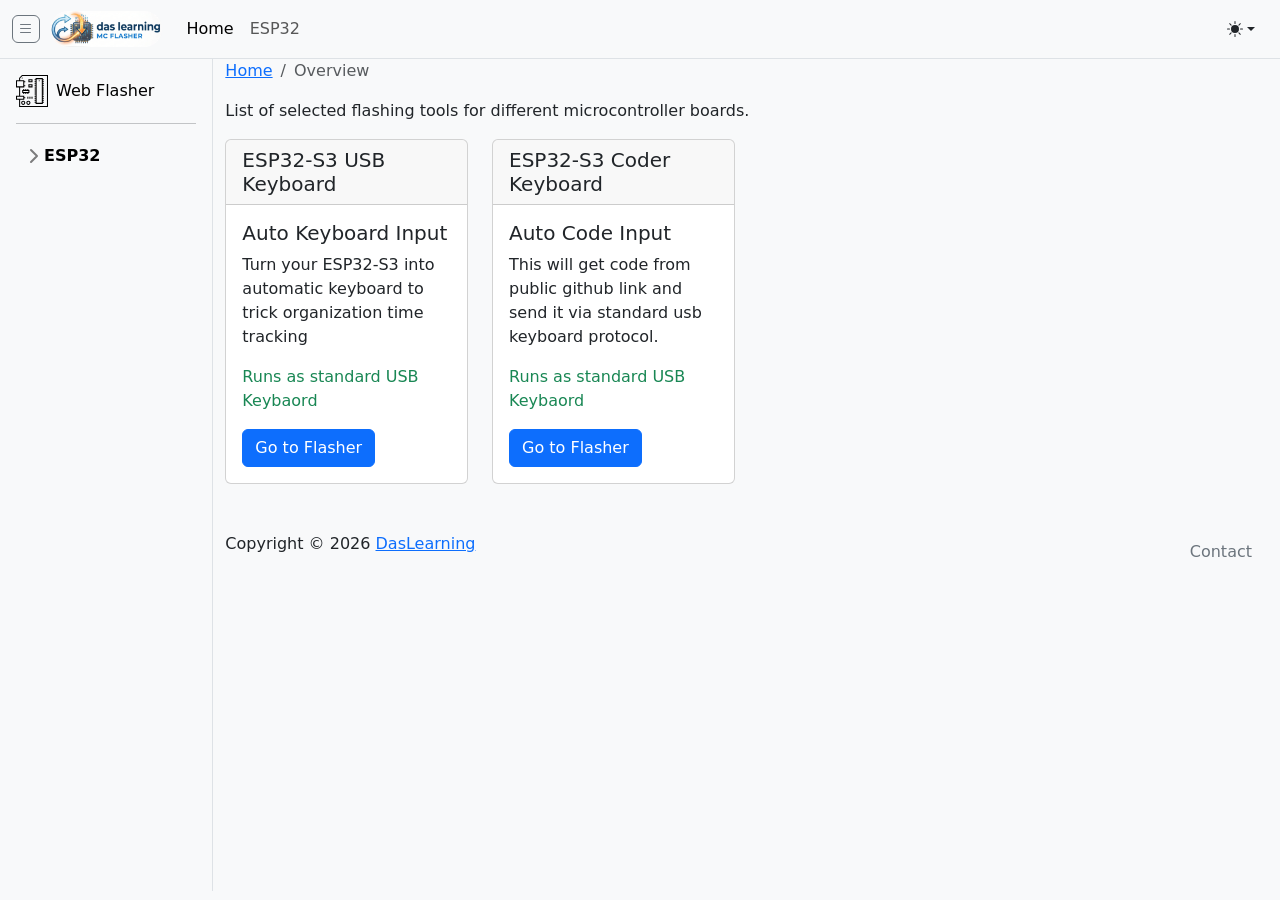
<file: flasher/index.html>
<!doctype html>
<html lang="en">

  <head>
    <meta charset="utf-8">
    <meta name="viewport" content="width=device-width, initial-scale=1">

    <meta id="metaDesc" name="description" content="Web based microcontroller flasher from DasLearning">

    <meta id="metaKeywords" name="keywords" content="microcontroller flasher, esp32 flasher, web based esp flash">
    <link id="canonicalHref" rel="canonical" href="https://mc.daslearning.in">

    <meta property="og:url" content="https://mc.daslearning.in">
    <meta id="blogTitle" property="og:title" content="Web Flasher | DasLearning">
    <meta id="metaOgImg" property="og:image" content="https://mc.daslearning.in/assets/images/logo/ogImage.webp">
    <meta property="og:image:width" content="1200">
    <meta property="og:image:height" content="630">
    <meta property="og:description" content="Web based microcontroller flasher from DasLearning">

    <link rel="apple-touch-icon" sizes="180x180" href="assets/images/logo/apple-touch-icon.png">
    <link rel="icon" type="image/png" sizes="32x32" href="assets/images/logo/favicon-32x32.png">
    <link rel="icon" type="image/png" sizes="16x16" href="assets/images/logo/favicon-16x16.png">
    <link rel="manifest" href="assets/images/logo/site.webmanifest">

    <title>Web Flasher | DasLearning</title>

    <link rel="preconnect" href="https://fonts.googleapis.com">
    <link rel="preconnect" href="https://fonts.gstatic.com" crossorigin>
    <link href="https://fonts.googleapis.com/css2?family=DM+Sans:ital,wght@0,400;0,500;0,700;1,400&display=swap" rel="stylesheet">
    <link rel="stylesheet" href="https://cdn.jsdelivr.net/npm/bootstrap@5.3.8/dist/css/bootstrap.min.css">
    <link rel="stylesheet" href="https://cdn.jsdelivr.net/npm/bootstrap-icons@1.13.1/font/bootstrap-icons.min.css">
    <link href="assets/css/main.css" rel="stylesheet">
    
  </head>

  <body class="bg-body-tertiary">

    <!-- SVG images -->
    <svg xmlns="http://www.w3.org/2000/svg" class="d-none">
      <symbol id="check2" viewBox="0 0 16 16">
        <path
          d="M13.854 3.646a.5.5 0 0 1 0 .708l-7 7a.5.5 0 0 1-.708 0l-3.5-3.5a.5.5 0 1 1 .708-.708L6.5 10.293l6.646-6.647a.5.5 0 0 1 .708 0z" />
      </symbol>
      <symbol id="circle-half" viewBox="0 0 16 16">
        <path d="M8 15A7 7 0 1 0 8 1v14zm0 1A8 8 0 1 1 8 0a8 8 0 0 1 0 16z" />
      </symbol>
      <symbol id="moon-stars-fill" viewBox="0 0 16 16">
        <path
          d="M6 .278a.768.768 0 0 1 .08.858 7.208 7.208 0 0 0-.878 3.46c0 4.021 3.278 7.277 7.318 7.277.527 0 1.04-.055 1.533-.16a.787.787 0 0 1 .81.316.733.733 0 0 1-.031.893A8.349 8.349 0 0 1 8.344 16C3.734 16 0 12.286 0 7.71 0 4.266 2.114 1.312 5.124.06A.752.752 0 0 1 6 .278z" />
        <path
          d="M10.794 3.148a.217.217 0 0 1 .412 0l.387 1.162c.173.518.579.924 1.097 1.097l1.162.387a.217.217 0 0 1 0 .412l-1.162.387a1.734 1.734 0 0 0-1.097 1.097l-.387 1.162a.217.217 0 0 1-.412 0l-.387-1.162A1.734 1.734 0 0 0 9.31 6.593l-1.162-.387a.217.217 0 0 1 0-.412l1.162-.387a1.734 1.734 0 0 0 1.097-1.097l.387-1.162zM13.863.099a.145.145 0 0 1 .274 0l.258.774c.115.346.386.617.732.732l.774.258a.145.145 0 0 1 0 .274l-.774.258a1.156 1.156 0 0 0-.732.732l-.258.774a.145.145 0 0 1-.274 0l-.258-.774a1.156 1.156 0 0 0-.732-.732l-.774-.258a.145.145 0 0 1 0-.274l.774-.258c.346-.115.617-.386.732-.732L13.863.1z" />
      </symbol>
      <symbol id="sun-fill" viewBox="0 0 16 16">
        <path
          d="M8 12a4 4 0 1 0 0-8 4 4 0 0 0 0 8zM8 0a.5.5 0 0 1 .5.5v2a.5.5 0 0 1-1 0v-2A.5.5 0 0 1 8 0zm0 13a.5.5 0 0 1 .5.5v2a.5.5 0 0 1-1 0v-2A.5.5 0 0 1 8 13zm8-5a.5.5 0 0 1-.5.5h-2a.5.5 0 0 1 0-1h2a.5.5 0 0 1 .5.5zM3 8a.5.5 0 0 1-.5.5h-2a.5.5 0 0 1 0-1h2A.5.5 0 0 1 3 8zm10.657-5.657a.5.5 0 0 1 0 .707l-1.414 1.415a.5.5 0 1 1-.707-.708l1.414-1.414a.5.5 0 0 1 .707 0zm-9.193 9.193a.5.5 0 0 1 0 .707L3.05 13.657a.5.5 0 0 1-.707-.707l1.414-1.414a.5.5 0 0 1 .707 0zm9.193 2.121a.5.5 0 0 1-.707 0l-1.414-1.414a.5.5 0 0 1 .707-.707l1.414 1.414a.5.5 0 0 1 0 .707zM4.464 4.465a.5.5 0 0 1-.707 0L2.343 3.05a.5.5 0 1 1 .707-.707l1.414 1.414a.5.5 0 0 1 0 .708z" />
      </symbol>
    </svg>

    <svg xmlns="http://www.w3.org/2000/svg" xmlns:xlink="http://www.w3.org/1999/xlink" class="d-none" fill="#8d60e2" stroke="#8d60e2">
      <symbol id="circuitSvg" viewBox="0 0 496 496">
        <g id="SVGRepo_bgCarrier" stroke-width="0"/>
        <g id="SVGRepo_tracerCarrier" stroke-linecap="round" stroke-linejoin="round"/>
        <g id="SVGRepo_iconCarrier"> <g> <g> <g> <path d="M92.688,0L48,44.688V80H0v112h48v128H0v64h48v112h448V0H92.688z M16,176V96h96v80H16z M16,368v-32h96v32H16z M480,480H64 v-96h64v-24h16v-16h-16v-24H64V192h64v-16h16v-16h-16v-48h16V96h-16V80H64V51.312L99.312,16H480V480z"/> <path d="M304,448h112v-16h16v-16h-16v-16h16v-16h-16v-16h16v-16h-16v-16h16v-16h-16v-16h16v-16h-16v-16h16v-16h-16v-16h16v-16 h-16v-16h16v-16h-16v-16h16v-16h-16v-16h16v-16h-16v-16h16V96h-16V80h16V64h-16V48H304v16h-16v16h16v16h-16v16h16v16h-16v16h16 v16h-16v16h16v16h-16v16h16v16h-16v16h16v16h-16v16h16v16h-16v16h16v16h-16v16h16v16h-16v16h16v16h-16v16h16v16h-16v16h16V448z M320,64h80v368h-80V64z"/> <circle cx="360" cy="88" r="8"/> <path d="M256,64h-64v48h64V64z M240,96h-32V80h32V96z"/> <path d="M256,144h-64v48h64V144z M240,176h-32v-16h32V176z"/> <path d="M144,216v16h-16v-16h-16v16H96v48h16v16h16v-16h16v16h16v-16h16v16h16v-16h16v-48h-16v-16h-16v16h-16v-16H144z M192,248 v16h-80v-16H192z"/> <path d="M112,400c-17.648,0-32,14.352-32,32s14.352,32,32,32s32-14.352,32-32S129.648,400,112,400z M112,448 c-8.824,0-16-7.176-16-16c0-8.824,7.176-16,16-16c8.816,0,16,7.176,16,16C128,440.824,120.816,448,112,448z"/> <path d="M192,400c-17.648,0-32,14.352-32,32s14.352,32,32,32s32-14.352,32-32S209.648,400,192,400z M192,448 c-8.824,0-16-7.176-16-16c0-8.824,7.176-16,16-16c8.816,0,16,7.176,16,16C208,440.824,200.816,448,192,448z"/> <rect x="176" y="336" width="16" height="32"/> <rect x="208" y="336" width="16" height="32"/> <rect x="240" y="336" width="16" height="32"/> <circle cx="96" cy="48" r="8"/> </g> </g> </g> </g>
      </symbol>
    </svg>

    <!-- Start navbar -->
    <nav class="navbar sticky-top navbar-expand-lg border-bottom bg-body-tertiary">
      <div class="container-fluid">
        <button class="btn btn-outline-secondary" type="button" data-bs-toggle="collapse"
          data-bs-target="#aSideBar" aria-expanded="true" aria-controls="aSideBar"
          style="margin-right: 10px; padding: 0px 5px 0px 5px;" id="sidebartoggle" onclick="changeclass()"> <i
            class="bi bi-list"></i>
        </button>
        <button class="btn btn-outline-secondary" type="button" data-bs-toggle="offcanvas"
          data-bs-target="#offcanvasExample" aria-controls="offcanvasExample"
          style="margin-right: 10px; padding: 2px 6px 2px 6px;" id="sidebarshow">
          <i class="bi bi-arrow-bar-right"></i>
        </button>
        <div id="logo" class="me-auto">
          <a class="navbar-brand fw-bold" href="#"><img src="assets/images/logo/logoNavRound.webp" alt="" title=""></a>
        </div>
        <button class="navbar-toggler" type="button" data-bs-toggle="collapse" data-bs-target="#navbarSupportedContent"
          aria-controls="navbarSupportedContent" aria-expanded="true" aria-label="Toggle navigation">
          <span class="navbar-toggler-icon"></span>
        </button>
        <div class="collapse navbar-collapse" id="navbarSupportedContent">
          <ul class="navbar-nav me-auto mb-2 mb-lg-0">
            <li class="nav-item">
              <a class="nav-link active" aria-current="page" href="#">Home</a>
            </li>
            <li class="nav-item">
              <a class="nav-link" aria-current="page" href="./esp32/">ESP32</a>
            </li>
          </ul>
          <!--form class="d-flex" role="search">
            <input class="form-control me-2" type="search" placeholder="Search" aria-label="Search">
            <button class="btn btn-outline-success" type="submit">Search</button>
          </form-->
          <!-- Change theme menu -->
          <div class="dropdown-center" style="padding-left: 10px;">
            <button class="btn btn-bd-primary py-2 dropdown-toggle d-flex align-items-center" id="bd-theme" type="button"
              aria-expanded="false" data-bs-toggle="dropdown" aria-label="Toggle theme (auto)">
              <svg class="bi my-1 theme-icon-active" width="1em" height="1em">
                <use href="#circle-half"></use>
              </svg>
              <span class="visually-hidden" id="bd-theme-text">Toggle theme</span>
            </button>
            <ul class="dropdown-menu dropdown-menu-end shadow" aria-labelledby="bd-theme-text">
              <li>
                <button type="button" class="dropdown-item d-flex align-items-center" data-bs-theme-value="light"
                  aria-pressed="false">
                  <svg class="bi me-2 opacity-50 theme-icon" width="1em" height="1em">
                    <use href="#sun-fill"></use>
                  </svg>
                  Light
                  <svg class="bi ms-auto d-none" width="1em" height="1em">
                    <use href="#check2"></use>
                  </svg>
                </button>
              </li>
              <li>
                <button type="button" class="dropdown-item d-flex align-items-center" data-bs-theme-value="dark"
                  aria-pressed="false">
                  <svg class="bi me-2 opacity-50 theme-icon" width="1em" height="1em">
                    <use href="#moon-stars-fill"></use>
                  </svg>
                  Dark
                  <svg class="bi ms-auto d-none" width="1em" height="1em">
                    <use href="#check2"></use>
                  </svg>
                </button>
              </li>
              <li>
                <button type="button" class="dropdown-item d-flex align-items-center active" data-bs-theme-value="auto"
                  aria-pressed="true">
                  <svg class="bi me-2 opacity-50 theme-icon" width="1em" height="1em">
                    <use href="#circle-half"></use>
                  </svg>
                  Auto
                  <svg class="bi ms-auto d-none" width="1em" height="1em">
                    <use href="#check2"></use>
                  </svg>
                </button>
              </li>
            </ul>
          </div>
          <!-- End change theme meny -->
        </div>
      </div>
    </nav>
    <!-- end navbar  -->

    <!-- Aside menu orginal -->
    <aside class="collapse show collapse-horizontal col-sm-2 p-3 border-end bg-body-tertiary" id="aSideBar">
      <a href="#!" class="d-flex align-items-center mb-3 mb-md-0 me-md-auto link-body-emphasis text-decoration-none">
        <svg class="bi pe-none me-2" width="32" height="32">
          <use xlink:href="#circuitSvg" />
        </svg>
        <span class="d-print-block">Web Flasher</span>
      </a>
      <hr>
      <ul class="list-unstyled ps-0">
        <li class="mb-1">
          <button class="btn btn-toggle d-inline-flex align-items-center rounded border-0 collapsed"
            data-bs-toggle="collapse" data-bs-target="#home-collapse" aria-expanded="false">
            ESP32
          </button>
          <div class="collapse" id="home-collapse">
            <ul class="btn-toggle-nav list-unstyled fw-normal pb-1 small">
              <li><a href="./esp32/" class="link-body-emphasis d-inline-flex text-decoration-none rounded">ESP32 Flasher</a></li>
              <!--li><a href="#" class="link-body-emphasis d-inline-flex text-decoration-none rounded">Updates</a></li>
              <li><a href="#" class="link-body-emphasis d-inline-flex text-decoration-none rounded">Reports</a></li-->
            </ul>
          </div>
        </li>
      </ul>
    </aside>
    <!-- End aside -->

    <main class="col-sm-10 bg-body-tertiary" id="main">
      <div class="container-fluid">
        <!-- New graph -->
        <div class="row">
          <nav aria-label="breadcrumb">
            <ol class="breadcrumb">
              <li class="breadcrumb-item"><a href="#">Home</a></li>
              <li class="breadcrumb-item active" aria-current="page">Overview</li>
            </ol>
          </nav>
          <p>List of selected flashing tools for different microcontroller boards.</p>

          <div class="col-12 col-md-6 col-lg-3 mb-4 mb-lg-0">
            <div class="card">
              <h5 class="card-header">ESP32-S3 USB Keyboard</h5>
              <div class="card-body">
                <h5 class="card-title">Auto Keyboard Input</h5>
                <p class="card-text">Turn your ESP32-S3 into automatic keyboard to trick organization time tracking</p>
                <p class="card-text text-success">Runs as standard USB Keybaord</p>
                <a href="./esp32/automatic-keyboard/" class="btn btn-primary">Go to Flasher</a>
              </div>
            </div>
          </div>

          <div class="col-12 col-md-6 col-lg-3 mb-4 mb-lg-0">
            <div class="card">
              <h5 class="card-header">ESP32-S3 Coder Keyboard</h5>
              <div class="card-body">
                <h5 class="card-title">Auto Code Input</h5>
                <p class="card-text">This will get code from public github link and send it via standard usb keyboard protocol.</p>
                <p class="card-text text-success">Runs as standard USB Keybaord</p>
                <a href="./esp32/coder-keyboard/" class="btn btn-primary">Go to Flasher</a>
              </div>
            </div>
          </div>

        </div>

        <!-- Footer for end section -->
        <div class="row">
          <footer class="pt-5 d-flex justify-content-between">
            <span>Copyright © 2026 <a href="https://daslearning.in">DasLearning</a></span>
            <ul class="nav m-0">
              <li class="nav-item">
                <a class="nav-link text-secondary" href="https://daslearning.in/contact/">Contact</a>
              </li>
            </ul>
          </footer>
        </div>
        <!-- End footer -->
      </div>

    </main>

    <!-- offcanvas - heres is a copy of aside and must be the same, probably fixing later to not duplicate -->
    <div class="offcanvas offcanvas-start" data-bs-scroll="true" tabindex="-1" id="offcanvasExample"
      aria-labelledby="offcanvasExampleLabel">
      <div class="offcanvas-header">
        <h5 class="offcanvas-title" id="offcanvasExampleLabel">Go To</h5>
        <button type="button" class="btn-close" data-bs-dismiss="offcanvas" aria-label="Close"></button>
      </div>
      <div id="offcanvasBody" class="offcanvas-body">
        <!-- The content from sidebar will be added into offcanvas from js -->
      </div>
    </div>
    <!-- End offcanvas -->

    <!-- JAVASCRIPT FILES -->
    <script src="https://cdn.jsdelivr.net/npm/jquery@3.7.1/dist/jquery.min.js"></script>
    <script src="https://cdn.jsdelivr.net/npm/bootstrap@5.3.8/dist/js/bootstrap.bundle.min.js"></script>
    <script src="assets/js-002/theme.js"></script>

  </body>
</html>
</file>
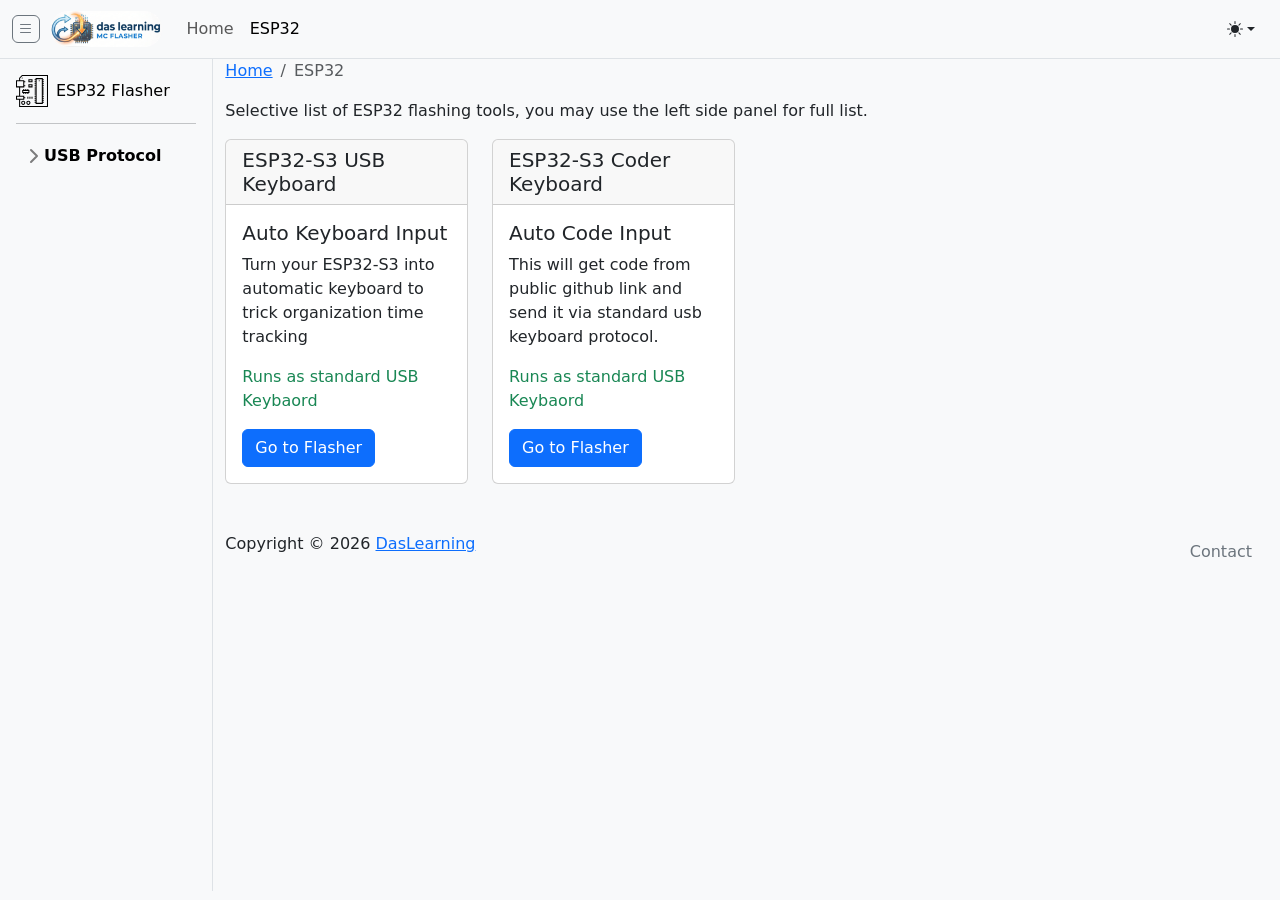
<file: flasher/esp32/index.html>
<!doctype html>
<html lang="en">

  <head>
    <meta charset="utf-8">
    <meta name="viewport" content="width=device-width, initial-scale=1">

    <meta id="metaDesc" name="description" content="Web based ESP32 flasher from DasLearning">

    <meta id="metaKeywords" name="keywords" content="microcontroller flasher, esp32 flasher, web based esp flash">
    <link id="canonicalHref" rel="canonical" href="https://mc.daslearning.in/esp32/">

    <meta property="og:url" content="https://mc.daslearning.in/esp32/">
    <meta id="blogTitle" property="og:title" content="ESP32 Flasher | DasLearning">
    <meta id="metaOgImg" property="og:image" content="https://mc.daslearning.in/assets/images/logo/ogImage.webp">
    <meta property="og:image:width" content="1200">
    <meta property="og:image:height" content="630">
    <meta property="og:description" content="Web based ESP32 flasher from DasLearning">

    <link rel="apple-touch-icon" sizes="180x180" href="../assets/images/logo/apple-touch-icon.png">
    <link rel="icon" type="image/png" sizes="32x32" href="../assets/images/logo/favicon-32x32.png">
    <link rel="icon" type="image/png" sizes="16x16" href="../assets/images/logo/favicon-16x16.png">
    <link rel="manifest" href="../assets/images/logo/site.webmanifest">

    <title>ESP32 Flasher | DasLearning</title>

    <link rel="preconnect" href="https://fonts.googleapis.com">
    <link rel="preconnect" href="https://fonts.gstatic.com" crossorigin>
    <link href="https://fonts.googleapis.com/css2?family=DM+Sans:ital,wght@0,400;0,500;0,700;1,400&display=swap" rel="stylesheet">
    <link rel="stylesheet" href="https://cdn.jsdelivr.net/npm/bootstrap@5.3.8/dist/css/bootstrap.min.css">
    <link rel="stylesheet" href="https://cdn.jsdelivr.net/npm/bootstrap-icons@1.13.1/font/bootstrap-icons.min.css">
    <link href="../assets/css/main.css" rel="stylesheet">
    
  </head>

  <body class="bg-body-tertiary">

    <!-- SVG images -->
    <svg xmlns="http://www.w3.org/2000/svg" class="d-none">
      <symbol id="check2" viewBox="0 0 16 16">
        <path
          d="M13.854 3.646a.5.5 0 0 1 0 .708l-7 7a.5.5 0 0 1-.708 0l-3.5-3.5a.5.5 0 1 1 .708-.708L6.5 10.293l6.646-6.647a.5.5 0 0 1 .708 0z" />
      </symbol>
      <symbol id="circle-half" viewBox="0 0 16 16">
        <path d="M8 15A7 7 0 1 0 8 1v14zm0 1A8 8 0 1 1 8 0a8 8 0 0 1 0 16z" />
      </symbol>
      <symbol id="moon-stars-fill" viewBox="0 0 16 16">
        <path
          d="M6 .278a.768.768 0 0 1 .08.858 7.208 7.208 0 0 0-.878 3.46c0 4.021 3.278 7.277 7.318 7.277.527 0 1.04-.055 1.533-.16a.787.787 0 0 1 .81.316.733.733 0 0 1-.031.893A8.349 8.349 0 0 1 8.344 16C3.734 16 0 12.286 0 7.71 0 4.266 2.114 1.312 5.124.06A.752.752 0 0 1 6 .278z" />
        <path
          d="M10.794 3.148a.217.217 0 0 1 .412 0l.387 1.162c.173.518.579.924 1.097 1.097l1.162.387a.217.217 0 0 1 0 .412l-1.162.387a1.734 1.734 0 0 0-1.097 1.097l-.387 1.162a.217.217 0 0 1-.412 0l-.387-1.162A1.734 1.734 0 0 0 9.31 6.593l-1.162-.387a.217.217 0 0 1 0-.412l1.162-.387a1.734 1.734 0 0 0 1.097-1.097l.387-1.162zM13.863.099a.145.145 0 0 1 .274 0l.258.774c.115.346.386.617.732.732l.774.258a.145.145 0 0 1 0 .274l-.774.258a1.156 1.156 0 0 0-.732.732l-.258.774a.145.145 0 0 1-.274 0l-.258-.774a1.156 1.156 0 0 0-.732-.732l-.774-.258a.145.145 0 0 1 0-.274l.774-.258c.346-.115.617-.386.732-.732L13.863.1z" />
      </symbol>
      <symbol id="sun-fill" viewBox="0 0 16 16">
        <path
          d="M8 12a4 4 0 1 0 0-8 4 4 0 0 0 0 8zM8 0a.5.5 0 0 1 .5.5v2a.5.5 0 0 1-1 0v-2A.5.5 0 0 1 8 0zm0 13a.5.5 0 0 1 .5.5v2a.5.5 0 0 1-1 0v-2A.5.5 0 0 1 8 13zm8-5a.5.5 0 0 1-.5.5h-2a.5.5 0 0 1 0-1h2a.5.5 0 0 1 .5.5zM3 8a.5.5 0 0 1-.5.5h-2a.5.5 0 0 1 0-1h2A.5.5 0 0 1 3 8zm10.657-5.657a.5.5 0 0 1 0 .707l-1.414 1.415a.5.5 0 1 1-.707-.708l1.414-1.414a.5.5 0 0 1 .707 0zm-9.193 9.193a.5.5 0 0 1 0 .707L3.05 13.657a.5.5 0 0 1-.707-.707l1.414-1.414a.5.5 0 0 1 .707 0zm9.193 2.121a.5.5 0 0 1-.707 0l-1.414-1.414a.5.5 0 0 1 .707-.707l1.414 1.414a.5.5 0 0 1 0 .707zM4.464 4.465a.5.5 0 0 1-.707 0L2.343 3.05a.5.5 0 1 1 .707-.707l1.414 1.414a.5.5 0 0 1 0 .708z" />
      </symbol>
    </svg>

    <svg xmlns="http://www.w3.org/2000/svg" xmlns:xlink="http://www.w3.org/1999/xlink" class="d-none" fill="#8d60e2" stroke="#8d60e2">
      <symbol id="circuitSvg" viewBox="0 0 496 496">
        <g id="SVGRepo_bgCarrier" stroke-width="0"/>
        <g id="SVGRepo_tracerCarrier" stroke-linecap="round" stroke-linejoin="round"/>
        <g id="SVGRepo_iconCarrier"> <g> <g> <g> <path d="M92.688,0L48,44.688V80H0v112h48v128H0v64h48v112h448V0H92.688z M16,176V96h96v80H16z M16,368v-32h96v32H16z M480,480H64 v-96h64v-24h16v-16h-16v-24H64V192h64v-16h16v-16h-16v-48h16V96h-16V80H64V51.312L99.312,16H480V480z"/> <path d="M304,448h112v-16h16v-16h-16v-16h16v-16h-16v-16h16v-16h-16v-16h16v-16h-16v-16h16v-16h-16v-16h16v-16h-16v-16h16v-16 h-16v-16h16v-16h-16v-16h16v-16h-16v-16h16v-16h-16v-16h16V96h-16V80h16V64h-16V48H304v16h-16v16h16v16h-16v16h16v16h-16v16h16 v16h-16v16h16v16h-16v16h16v16h-16v16h16v16h-16v16h16v16h-16v16h16v16h-16v16h16v16h-16v16h16v16h-16v16h16v16h-16v16h16V448z M320,64h80v368h-80V64z"/> <circle cx="360" cy="88" r="8"/> <path d="M256,64h-64v48h64V64z M240,96h-32V80h32V96z"/> <path d="M256,144h-64v48h64V144z M240,176h-32v-16h32V176z"/> <path d="M144,216v16h-16v-16h-16v16H96v48h16v16h16v-16h16v16h16v-16h16v16h16v-16h16v-48h-16v-16h-16v16h-16v-16H144z M192,248 v16h-80v-16H192z"/> <path d="M112,400c-17.648,0-32,14.352-32,32s14.352,32,32,32s32-14.352,32-32S129.648,400,112,400z M112,448 c-8.824,0-16-7.176-16-16c0-8.824,7.176-16,16-16c8.816,0,16,7.176,16,16C128,440.824,120.816,448,112,448z"/> <path d="M192,400c-17.648,0-32,14.352-32,32s14.352,32,32,32s32-14.352,32-32S209.648,400,192,400z M192,448 c-8.824,0-16-7.176-16-16c0-8.824,7.176-16,16-16c8.816,0,16,7.176,16,16C208,440.824,200.816,448,192,448z"/> <rect x="176" y="336" width="16" height="32"/> <rect x="208" y="336" width="16" height="32"/> <rect x="240" y="336" width="16" height="32"/> <circle cx="96" cy="48" r="8"/> </g> </g> </g> </g>
      </symbol>
    </svg>

    <!-- Start navbar -->
    <nav class="navbar sticky-top navbar-expand-lg border-bottom bg-body-tertiary">
      <div class="container-fluid">
        <button class="btn btn-outline-secondary" type="button" data-bs-toggle="collapse"
          data-bs-target="#aSideBar" aria-expanded="true" aria-controls="aSideBar"
          style="margin-right: 10px; padding: 0px 5px 0px 5px;" id="sidebartoggle" onclick="changeclass()"> <i
            class="bi bi-list"></i>
        </button>
        <button class="btn btn-outline-secondary" type="button" data-bs-toggle="offcanvas"
          data-bs-target="#offcanvasExample" aria-controls="offcanvasExample"
          style="margin-right: 10px; padding: 2px 6px 2px 6px;" id="sidebarshow">
          <i class="bi bi-arrow-bar-right"></i>
        </button>
        <div id="logo" class="me-auto">
          <a class="navbar-brand fw-bold" href="/"><img src="../assets/images/logo/logoNavRound.webp" alt="" title=""></a>
        </div>
        <button class="navbar-toggler" type="button" data-bs-toggle="collapse" data-bs-target="#navbarSupportedContent"
          aria-controls="navbarSupportedContent" aria-expanded="true" aria-label="Toggle navigation">
          <span class="navbar-toggler-icon"></span>
        </button>
        <div class="collapse navbar-collapse" id="navbarSupportedContent">
          <ul class="navbar-nav me-auto mb-2 mb-lg-0">
            <li class="nav-item">
              <a class="nav-link" aria-current="page" href="../">Home</a>
            </li>
            <li class="nav-item">
              <a class="nav-link active" aria-current="page" href="#">ESP32</a>
            </li>
          </ul>
          <!--form class="d-flex" role="search">
            <input class="form-control me-2" type="search" placeholder="Search" aria-label="Search">
            <button class="btn btn-outline-success" type="submit">Search</button>
          </form-->
          <!-- Change theme menu -->
          <div class="dropdown-center" style="padding-left: 10px;">
            <button class="btn btn-bd-primary py-2 dropdown-toggle d-flex align-items-center" id="bd-theme" type="button"
              aria-expanded="false" data-bs-toggle="dropdown" aria-label="Toggle theme (auto)">
              <svg class="bi my-1 theme-icon-active" width="1em" height="1em">
                <use href="#circle-half"></use>
              </svg>
              <span class="visually-hidden" id="bd-theme-text">Toggle theme</span>
            </button>
            <ul class="dropdown-menu dropdown-menu-end shadow" aria-labelledby="bd-theme-text">
              <li>
                <button type="button" class="dropdown-item d-flex align-items-center" data-bs-theme-value="light"
                  aria-pressed="false">
                  <svg class="bi me-2 opacity-50 theme-icon" width="1em" height="1em">
                    <use href="#sun-fill"></use>
                  </svg>
                  Light
                  <svg class="bi ms-auto d-none" width="1em" height="1em">
                    <use href="#check2"></use>
                  </svg>
                </button>
              </li>
              <li>
                <button type="button" class="dropdown-item d-flex align-items-center" data-bs-theme-value="dark"
                  aria-pressed="false">
                  <svg class="bi me-2 opacity-50 theme-icon" width="1em" height="1em">
                    <use href="#moon-stars-fill"></use>
                  </svg>
                  Dark
                  <svg class="bi ms-auto d-none" width="1em" height="1em">
                    <use href="#check2"></use>
                  </svg>
                </button>
              </li>
              <li>
                <button type="button" class="dropdown-item d-flex align-items-center active" data-bs-theme-value="auto"
                  aria-pressed="true">
                  <svg class="bi me-2 opacity-50 theme-icon" width="1em" height="1em">
                    <use href="#circle-half"></use>
                  </svg>
                  Auto
                  <svg class="bi ms-auto d-none" width="1em" height="1em">
                    <use href="#check2"></use>
                  </svg>
                </button>
              </li>
            </ul>
          </div>
          <!-- End change theme meny -->
        </div>
      </div>
    </nav>
    <!-- end navbar -->

    <!-- Aside menu orginal -->
    <aside class="collapse show collapse-horizontal col-sm-2 p-3 border-end bg-body-tertiary" id="aSideBar">
      <a href="#!" class="d-flex align-items-center mb-3 mb-md-0 me-md-auto link-body-emphasis text-decoration-none">
        <svg class="bi pe-none me-2" width="32" height="32">
          <use xlink:href="#circuitSvg" />
        </svg>
        <span class="d-print-block">ESP32 Flasher</span>
      </a>
      <hr>
      <ul class="list-unstyled ps-0">
        <li class="mb-1">
          <button class="btn btn-toggle d-inline-flex align-items-center rounded border-0 collapsed"
            data-bs-toggle="collapse" data-bs-target="#home-collapse" aria-expanded="false">
            USB Protocol
          </button>
          <div class="collapse" id="home-collapse">
            <ul class="btn-toggle-nav list-unstyled fw-normal pb-1 small">
              <li><a href="./automatic-keyboard/" class="link-body-emphasis d-inline-flex text-decoration-none rounded">Automatic Keyboard</a></li>
              <li><a href="./coder-keyboard/" class="link-body-emphasis d-inline-flex text-decoration-none rounded">Auto Coder Keyboard</a></li>
            </ul>
          </div>
        </li>
      </ul>
    </aside>
    <!-- End aside -->

    <main class="col-sm-10 bg-body-tertiary" id="main">
      <div class="container-fluid">
        <!-- New graph -->
        <div class="row">
          <nav aria-label="breadcrumb">
            <ol class="breadcrumb">
                <li class="breadcrumb-item"><a href="../">Home</a></li>
                <li class="breadcrumb-item active" aria-current="page">ESP32</li>
            </ol>
          </nav>
          <p>Selective list of ESP32 flashing tools, you may use the left side panel for full list.</p>

          <div class="col-12 col-md-6 col-lg-3 mb-4 mb-lg-0">
            <div class="card">
              <h5 class="card-header">ESP32-S3 USB Keyboard</h5>
              <div class="card-body">
                <h5 class="card-title">Auto Keyboard Input</h5>
                <p class="card-text">Turn your ESP32-S3 into automatic keyboard to trick organization time tracking</p>
                <p class="card-text text-success">Runs as standard USB Keybaord</p>
                <a href="./automatic-keyboard/" class="btn btn-primary">Go to Flasher</a>
              </div>
            </div>
          </div>

          <div class="col-12 col-md-6 col-lg-3 mb-4 mb-lg-0">
            <div class="card">
              <h5 class="card-header">ESP32-S3 Coder Keyboard</h5>
              <div class="card-body">
                <h5 class="card-title">Auto Code Input</h5>
                <p class="card-text">This will get code from public github link and send it via standard usb keyboard protocol.</p>
                <p class="card-text text-success">Runs as standard USB Keybaord</p>
                <a href="./coder-keyboard/" class="btn btn-primary">Go to Flasher</a>
              </div>
            </div>
          </div>

        </div>

        <!-- Footer for end section -->
        <div class="row">
            <footer class="pt-5 d-flex justify-content-between">
            <span>Copyright © 2026 <a href="https://daslearning.in">DasLearning</a></span>
            <ul class="nav m-0">
              <li class="nav-item">
                <a class="nav-link text-secondary" href="https://daslearning.in/contact/">Contact</a>
              </li>
            </ul>
            </footer>
        </div>
        <!-- End footer -->
      </div>

    </main>

    <!-- offcanvas - heres is a copy of aside and must be the same, probably fixing later to not duplicate -->
    <div class="offcanvas offcanvas-start" data-bs-scroll="true" tabindex="-1" id="offcanvasExample"
      aria-labelledby="offcanvasExampleLabel">
      <div class="offcanvas-header">
        <h5 class="offcanvas-title" id="offcanvasExampleLabel">Go To</h5>
        <button type="button" class="btn-close" data-bs-dismiss="offcanvas" aria-label="Close"></button>
      </div>
      <div id="offcanvasBody" class="offcanvas-body">
        <!-- The content from sidebar will be added into offcanvas from js -->
      </div>
    </div>
    <!-- End offcanvas -->

    <!-- JAVASCRIPT FILES -->
    <script src="https://cdn.jsdelivr.net/npm/jquery@3.7.1/dist/jquery.min.js"></script>
    <script src="https://cdn.jsdelivr.net/npm/bootstrap@5.3.8/dist/js/bootstrap.bundle.min.js"></script>
    <script src="../assets/js-002/theme.js" defer></script>

  </body>
</html>
</file>
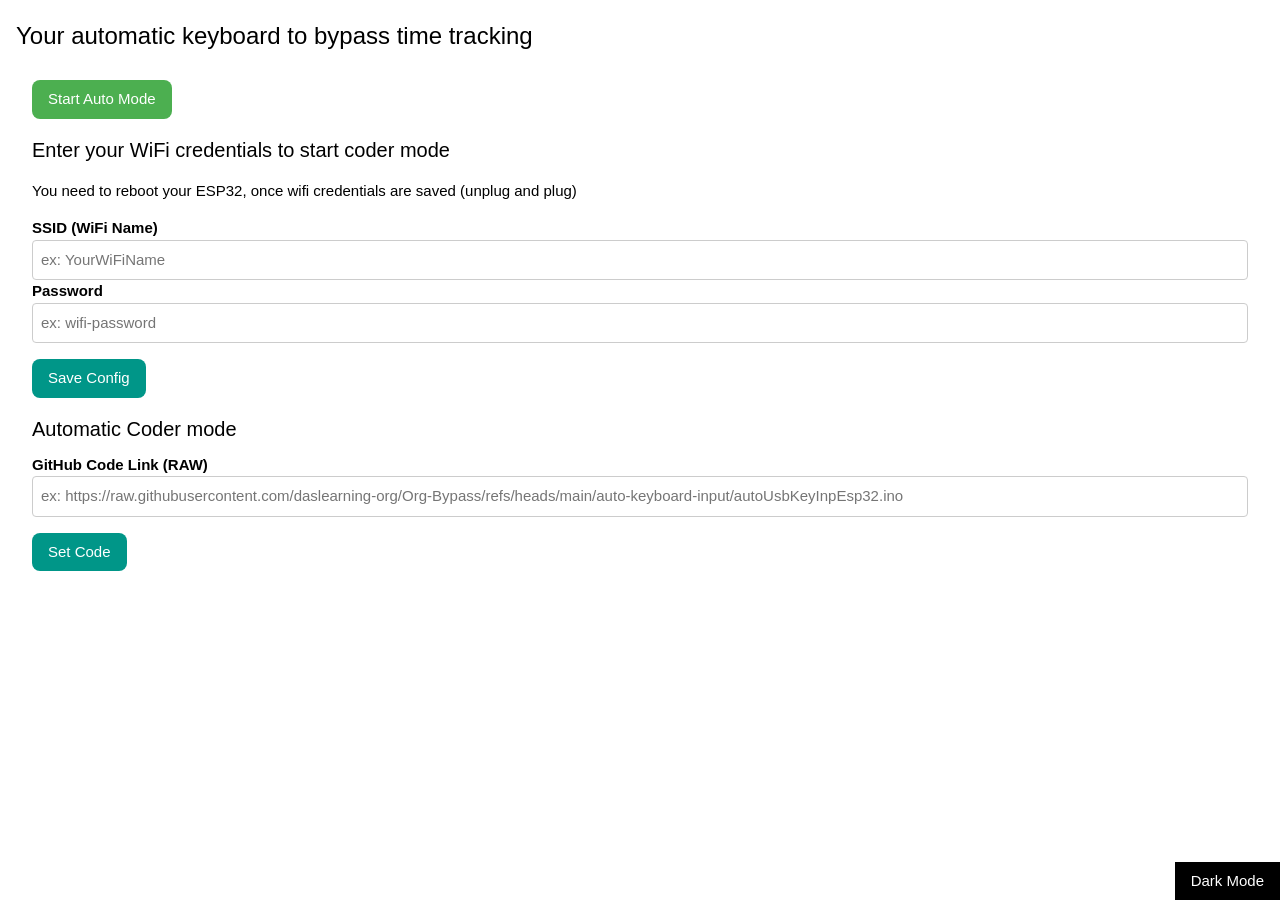
<file: auto-keyboard-input/autoKeyCoder/data/index.html>
<!DOCTYPE html>
<html>
  <head>
    <meta charset="UTF-8">
    <meta name="viewport" content="width=device-width, initial-scale=1">
    <title>Smart Keyboard using ESP32</title>
    <link rel="stylesheet" href="w3.css">
  </head>

  <body>

    <div class="w3-container w3-padding">
      <h3>Your automatic keyboard to bypass time tracking</h3>

      <div id="controlDiv" class="w3-container">

        <div class="w3-margin-bottom">
          <button id="autoModeBtn" class="w3-btn w3-green w3-round-large w3-margin-top">Start Auto Mode</button>
          <button id="codeModeBtn" class="w3-btn w3-orange w3-round-large w3-margin-top w3-hide">Stop Code Mode</button>
        </div>

        <div id="wifiSetupDiv" class="w3-margin-top">
          <h4>Enter your WiFi credentials to start coder mode</h6>
          <p>You need to reboot your ESP32, once wifi credentials are saved (unplug and plug)</p>
          <form class="">
            <label class=""><b>SSID (WiFi Name)</b></label>
            <input id="ssidInp" class="w3-input w3-border w3-round" type="text" placeholder="ex: YourWiFiName">
            <label class=""><b>Password</b></label>
            <input id="wifiPswdInp" class="w3-input w3-border w3-round" type="password" placeholder="ex: wifi-password">
            <button id="wifiSetBtn" type="button" class="w3-btn w3-teal w3-round-large w3-margin-top">Save Config</button>
          </form>
        </div>

        <div id="gitCodeDiv" class="w3-margin-top">
          <h4>Automatic Coder mode</h6>
          <form class="">
            <label class=""><b>GitHub Code Link (RAW)</b></label>
            <input id="gitLinkInp" class="w3-input w3-border w3-round" type="text" placeholder="ex: https://raw.githubusercontent.com/daslearning-org/Org-Bypass/refs/heads/main/auto-keyboard-input/autoUsbKeyInpEsp32.ino">
          
            <button id="gitLinkBtn" type="button" class="w3-btn w3-teal w3-round-large w3-margin-top">Set Code</button>
          </form>
        </div>

        <div class="w3-display-bottomright">
          <button class="w3-button w3-black" onclick="darkMode()">Dark Mode</button>
        </div>

        <div id="popUp" class="w3-modal">
          <div class="w3-modal-content w3-animate-top w3-card-4">
            <header id="modalHead" class="w3-container w3-gray"> 
              <span onclick="document.getElementById('popUp').style.display='none'" 
              class="w3-button w3-display-topright">&times;</span>
              <h2 id="modalHeaderTxt">Modal Header</h2>
            </header>
            <div class="w3-container">
              <p id="modalTxt">Some text..</p>
            </div>
          </div>
        </div>

      </div>

      <script src="logic.js"></script>

    </div>

  </body>

</html>
</file>
<file: flasher/assets/css/main.css>
/*---- Navbar Section > ----*/

#logo img {
  padding: 0;
  margin: 0;
  max-height: 36px;
}

.navbar-nav .nav-link:hover {
  color: #fff;
  background-color: rgb(42, 40, 93);
}

.b-example-divider {
  width: 100%;
  height: 3rem;
  background-color: rgba(0, 0, 0, .1);
  border: solid rgba(0, 0, 0, .15);
  border-width: 1px 0;
  box-shadow: inset 0 .5em 1.5em rgba(0, 0, 0, .1), inset 0 .125em .5em rgba(0, 0, 0, .15);
}

.b-example-vr {
  flex-shrink: 0;
  width: 1.5rem;
  height: 100vh;
}

.bi {
  vertical-align: -.125em;
  fill: currentColor;
}

.bd-mode-toggle {
  z-index: 1500;
}

.btn-toggle {
  padding: .25rem .5rem;
  font-weight: 600;
  color: var(--bs-emphasis-color);
  background-color: transparent;
}

.btn-toggle::before {
  width: 1.25em;
  line-height: 0;
  content: url("data:image/svg+xml,%3csvg xmlns='http://www.w3.org/2000/svg' width='16' height='16' viewBox='0 0 16 16'%3e%3cpath fill='none' stroke='rgba%280,0,0,.5%29' stroke-linecap='round' stroke-linejoin='round' stroke-width='2' d='M5 14l6-6-6-6'/%3e%3c/svg%3e");
  transition: transform .35s ease;
  transform-origin: .5em 50%;
}

[data-bs-theme="dark"] .btn-toggle::before {
  content: url("data:image/svg+xml,%3csvg xmlns='http://www.w3.org/2000/svg' width='16' height='16' viewBox='0 0 16 16'%3e%3cpath fill='none' stroke='rgba%28255,255,255,.5%29' stroke-linecap='round' stroke-linejoin='round' stroke-width='2' d='M5 14l6-6-6-6'/%3e%3c/svg%3e");
}

.btn-toggle[aria-expanded="true"]::before {
  transform: rotate(90deg);
}

.btn-toggle-nav a {
  padding: .1875rem .5rem;
  margin-top: .125rem;
  margin-left: 1.25rem;
}

/* */
body {
  height: 100%;
}

aside {
  /* border: 1px yellow solid; */
  position: fixed;
  overflow: auto;
  height: calc(100vh - 68px);
  justify-content: flex-start;
  align-self: flex-start;
}

main {
  position: relative;
  overflow: auto;
  margin-left: auto;
  justify-content: flex-end;
  align-self: flex-end;
}

#sidebarshow {
  display: none;
}

textarea { width: 100%; height: 320px; font-family: monospace; font-size: 12px; margin-top: 14px; }

.status-bar { margin: 12px 0; font-weight: bold; }


@media screen and (max-width: 575px) {
  #sidebarshow {
    display: inline;
  }
  #sidebartoggle {
    display: none;
  }
}

/*
@media screen and (min-width: 769px) {
  .dropend:hover > .dropdown-menu {
    position: absolute;
    top: 0;
    left: 100%;
  }
  .dropend .dropdown-toggle {
    margin-left: 0.5em;
  }
}
*/
</file>
